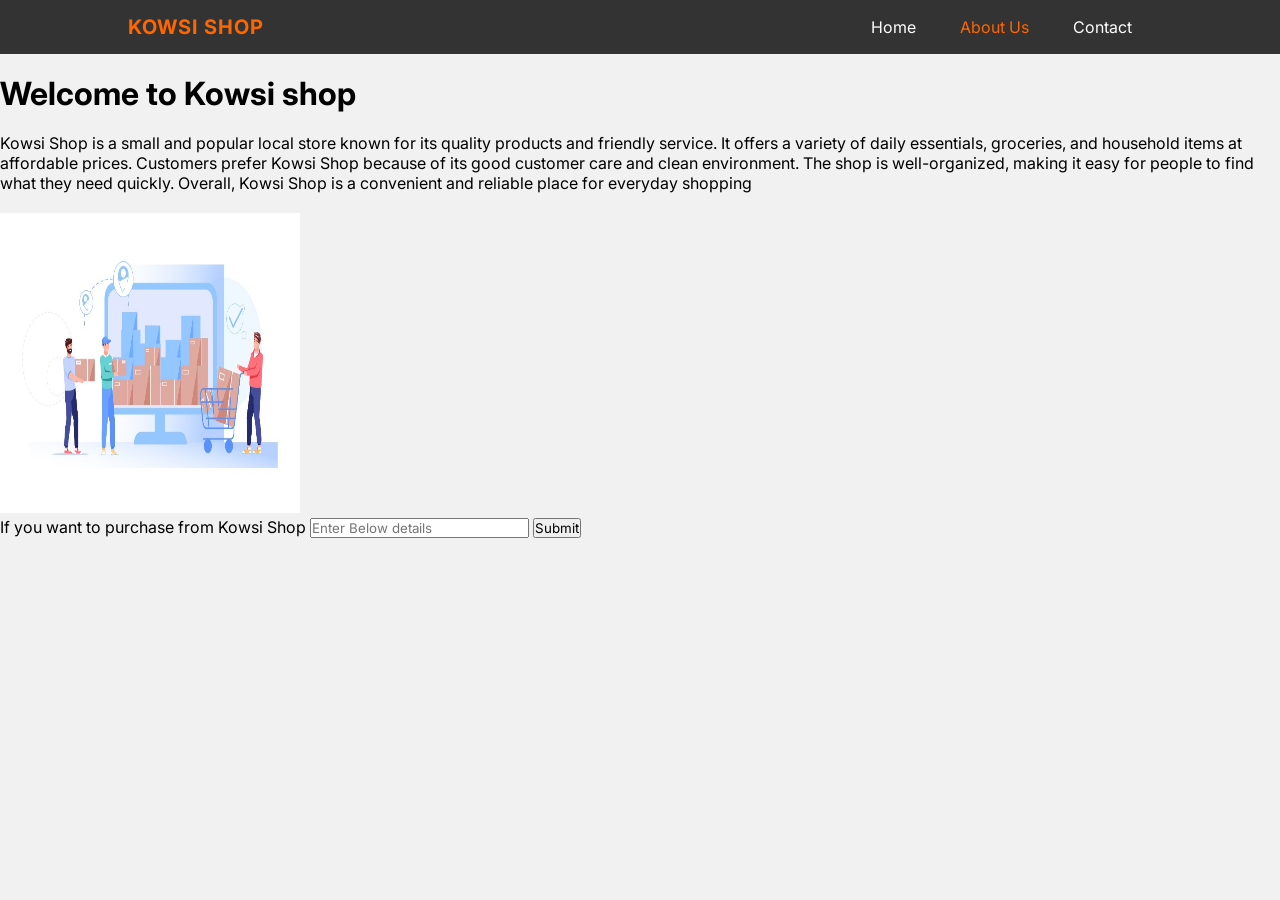
<file: Level 1/Task 1/index.html>
<!DOCTYPE html>
<html lang="en">
<head>
    <meta charset="UTF-8">
    <meta name="viewport" content="width=device-width, initial-scale=1.0">
    <title>Welcome to My Webpage</title>
    <link rel="stylesheet" href="css/style.css" />
</head>
<body>
    <header>
        <a href="#" class="logo">Kowsi Shop</a>
        <nav>
            <ul class="nav-links">
                <li> <a href="#">Home</a></li>
                <li> <a href="#" class="active">About Us</a></li>
                <li> <a href="#">Contact</a></li>
            </ul>
        </nav>
    </header> <br>

      <div class="container">
        <h1>Welcome to Kowsi shop</h1> <br>

        <p>Kowsi Shop is a small and popular local store known for its quality products and friendly service. It offers a variety of daily essentials, groceries, and household items at affordable prices. Customers prefer Kowsi Shop because of its good customer care and clean environment. The shop is well-organized, making it easy for people to find what they need quickly. Overall, Kowsi Shop is a convenient and reliable place for everyday shopping</p> <br>
        <img src="../shop.jpg" width="300" height="300" >

        <form>
            If you want to purchase from Kowsi Shop 
            <form>
            <input type="text" placeholder="Enter Below details">
            <button type="submit">Submit</button>
        </form>

        </form>


       </div>



       





</body>
</html>
</file>
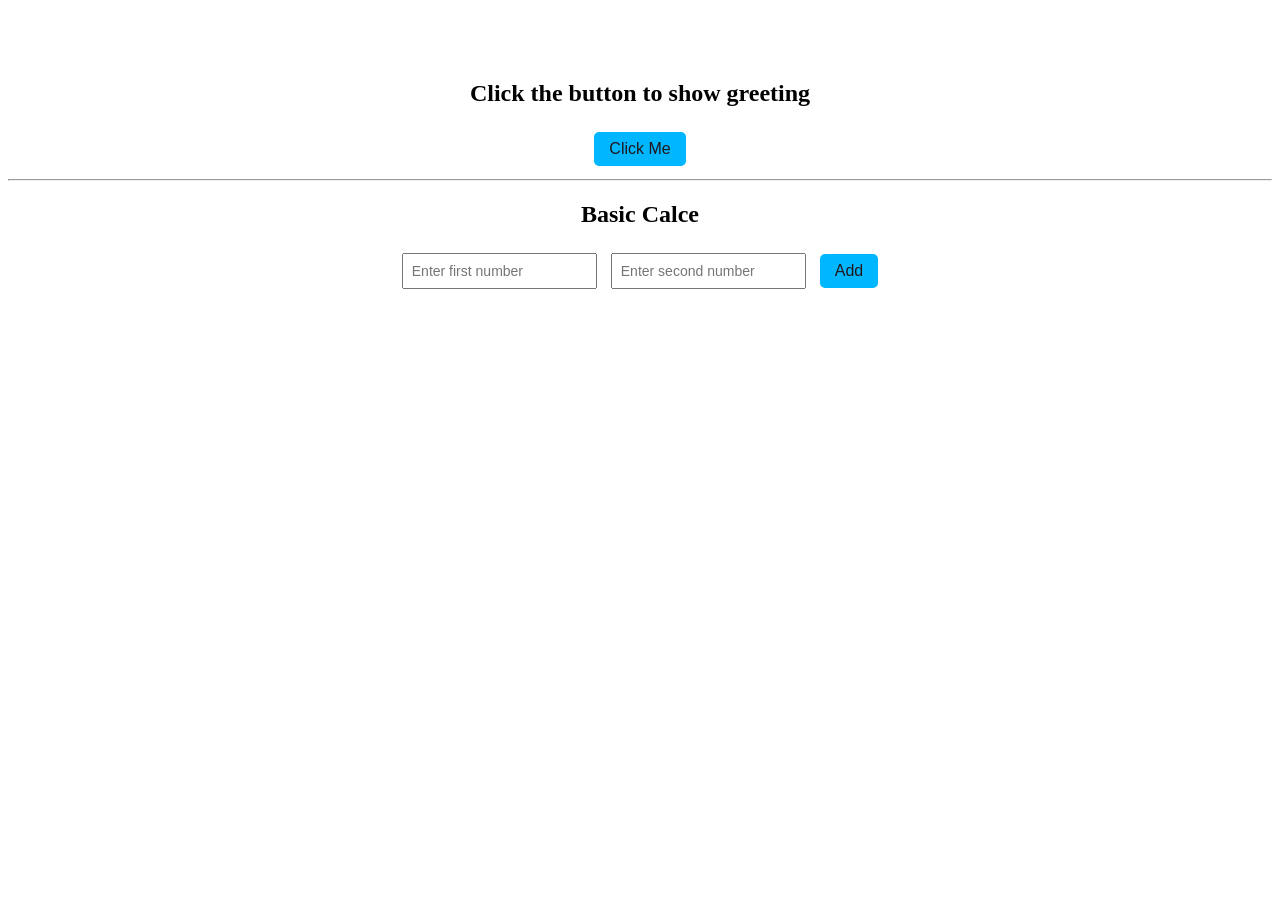
<file: Level 1/Task 2/index.html>
<!DOCTYPE html>
<html>
<head>
    <title>Greeting + Calculator</title>
    <link rel="stylesheet" href="style.css">
</head>
<body>

    <h2>
        Click the button to show greeting 
    </h2>

    <button onclick="showGreeting()">Click Me</button>

    <hr>

    <h2>Basic Calce</h2>

    <input type="number" id="num1" placeholder="Enter first number">
    <input type="number" id="num2" placeholder="Enter second number">

    <button onclick="addNumbers()">Add</button>

    <h3 id="result"></h3>

    <script src="script.js"></script>
</body>
</html>
</file>
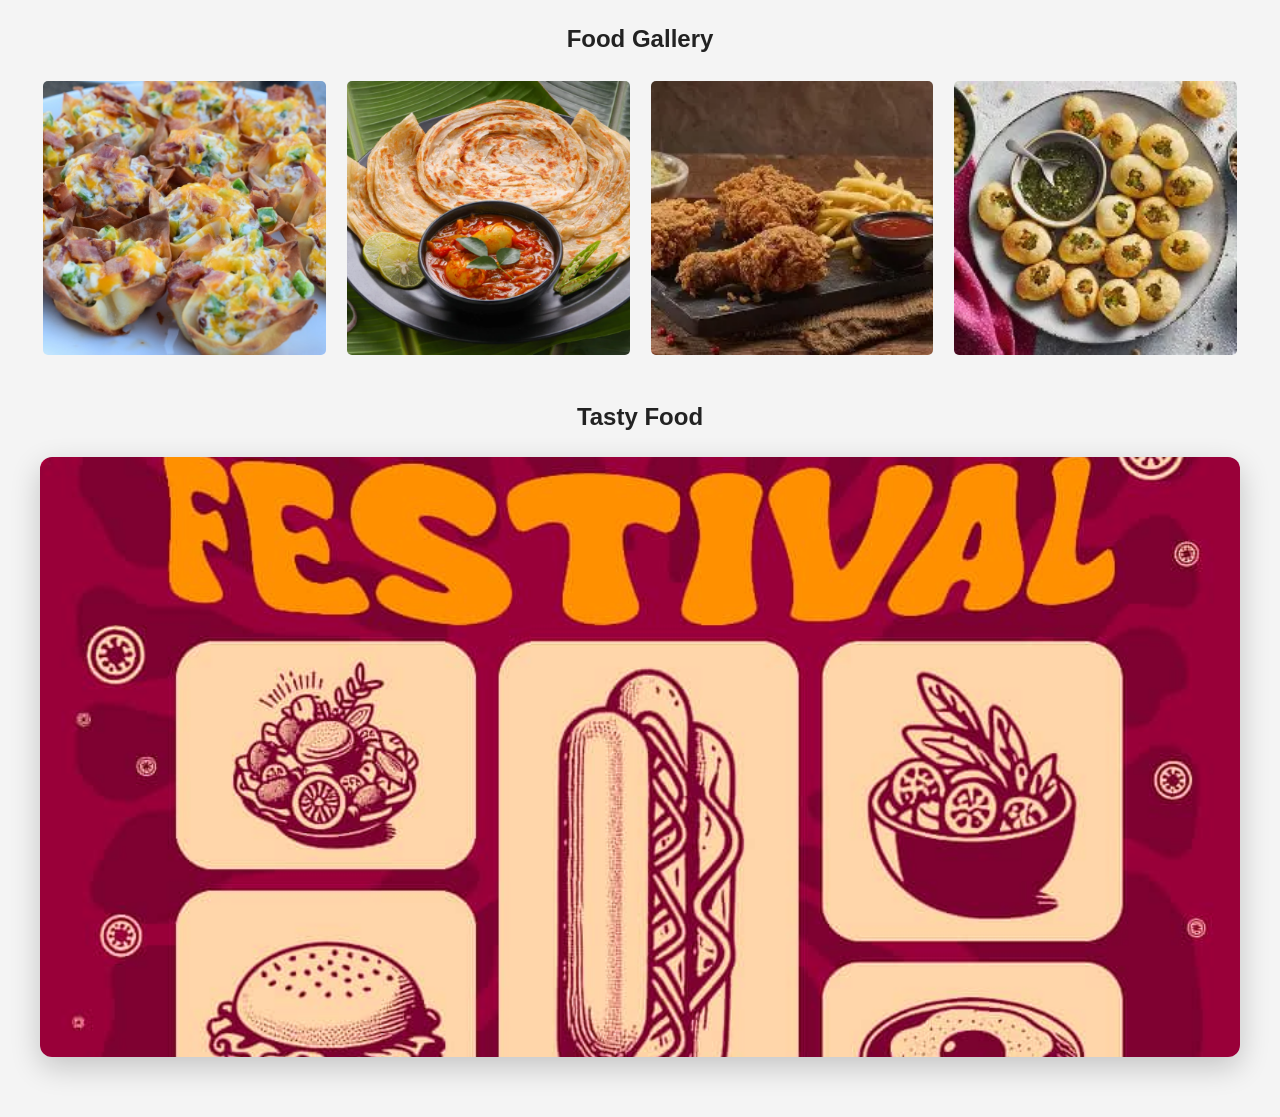
<file: Level 3/Task 1/index.html>
<!DOCTYPE html>
<html lang="en">
<head>
    <meta charset="UTF-8">
    <meta name="viewport" content="width=device-width, initial-scale=1.0">
    <title>Foods Gal</title>
    <link rel="stylesheet" href="style.css">
</head>
<body>
    <section class="gallery">
        <h2>Food Gallery</h2>
        <div class="thumbnails">
            <img src="food 2.jpg" alt="Food 2" data-full="food 2.jpg">
            <img src="food 8.jpg" alt="Food 8" data-full="food 8.jpg">
            <img src="food 9.webp" alt="Food 9" data-full="food 9.webp">
            <img src="food 10.webp" alt="Food 10" data-full="food 10.webp">

        </div>
    </section>

    <div id="imageModal" class="modal">
        <span class="close">&times;</span>
        <img class="modal-content" id="modalImage">
    </div>

    <section class="slideshow">
        <h2>Tasty Food </h2>
        <div class="slide-container">
            <div class="slides">
                <div class="slide active">
                    <img src="food 6.jpg" alt="Food 1">
                </div>
                <div class="slide">
                    <img src="food 1.jpg" alt="Food 3">
                </div>
                <div class="slide">
                    <img src="food 4.jpg" alt="Food 4">
                </div>
                <div class="slide">
                    <img src="food 5.avif" alt="Food 5">
                </div>
                <div class="slide">
                    <img src="food 3.webp" alt="Food 6">
                </div>
            </div>
        </div>
    </section>

    <script>
         const modal = document.getElementById('imageModal');
        const modalImg = document.getElementById('modalImage');
        const thumbnails = document.querySelectorAll('.thumbnails img');

        thumbnails.forEach(thumb => {
            thumb.addEventListener('click', () => {
                modal.style.display = 'block';
                modalImg.src = thumb.dataset.full;
            });
        });

        document.querySelector('.close').addEventListener('click', () => {
            modal.style.display = 'none';
        });

        window.addEventListener('click', (e) => {
            if (e.target === modal) modal.style.display = 'none';
        });
    </script>
</body>
</html>
</file>
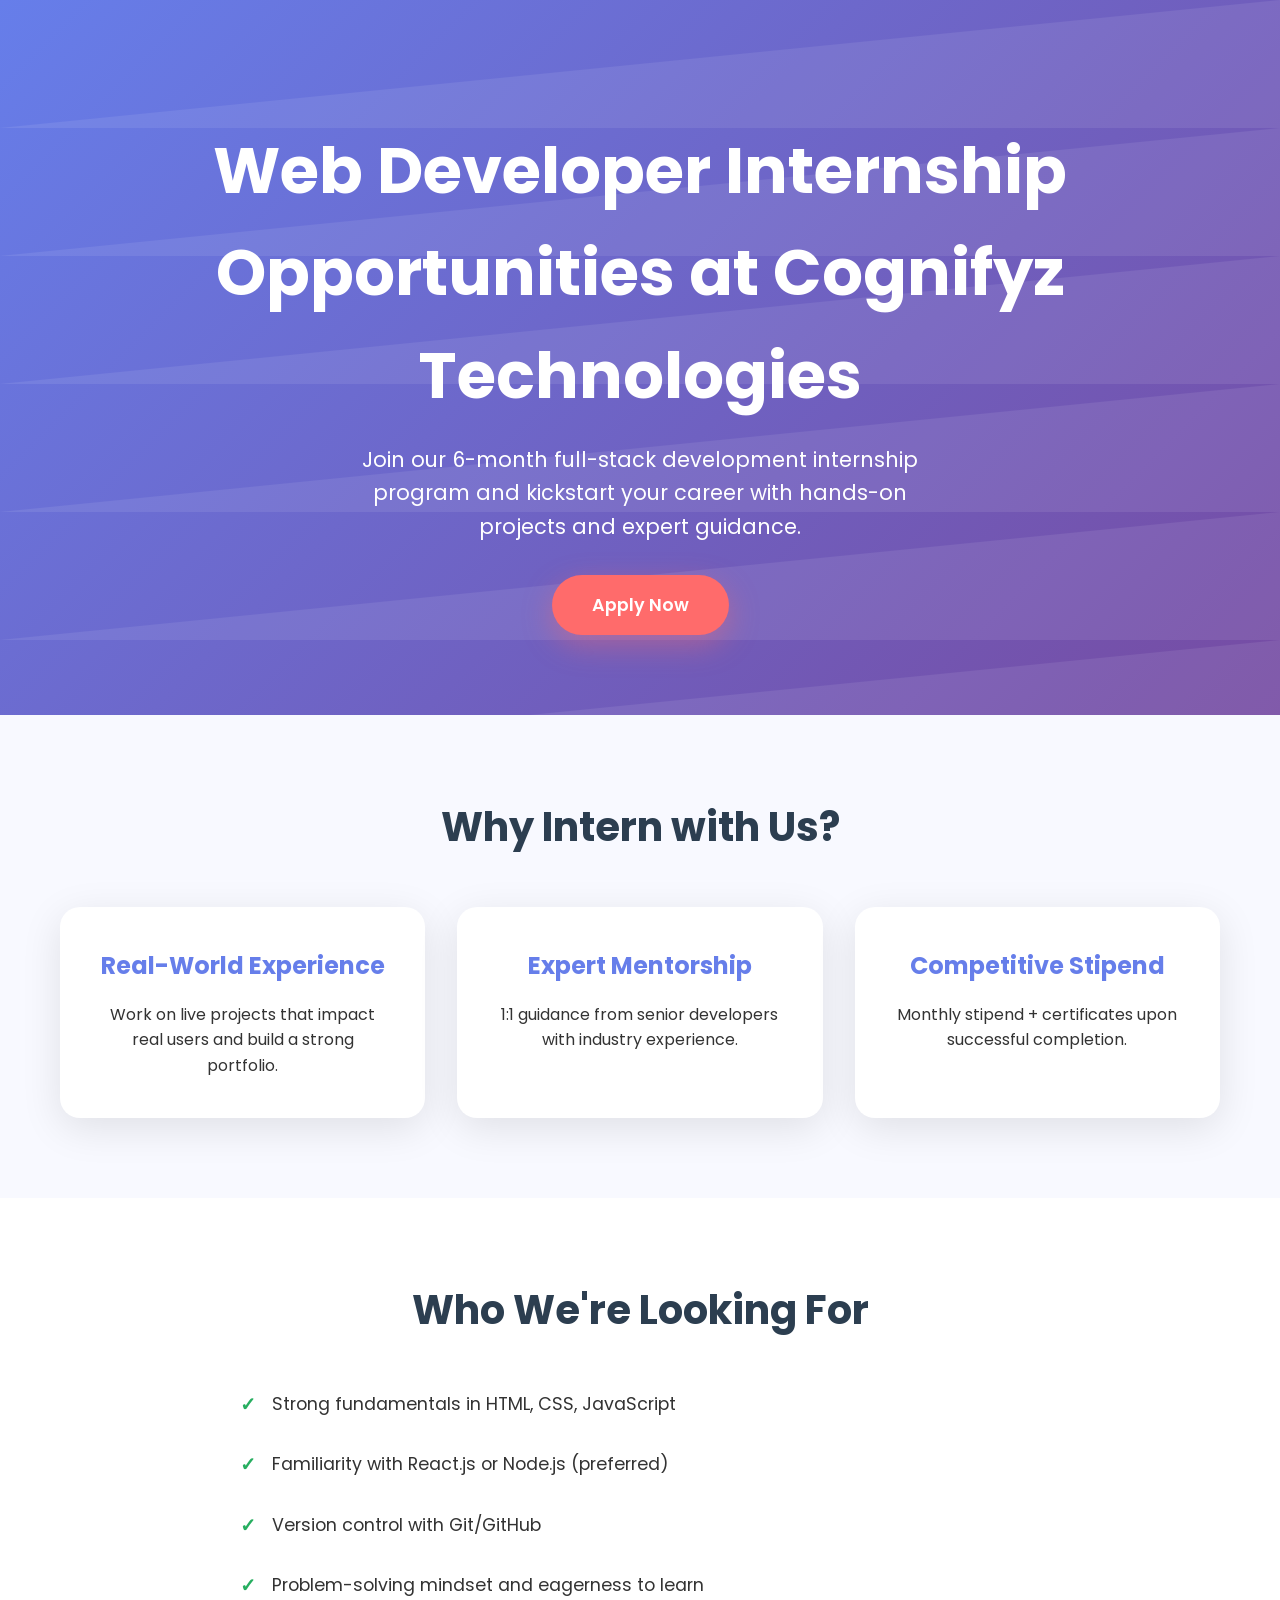
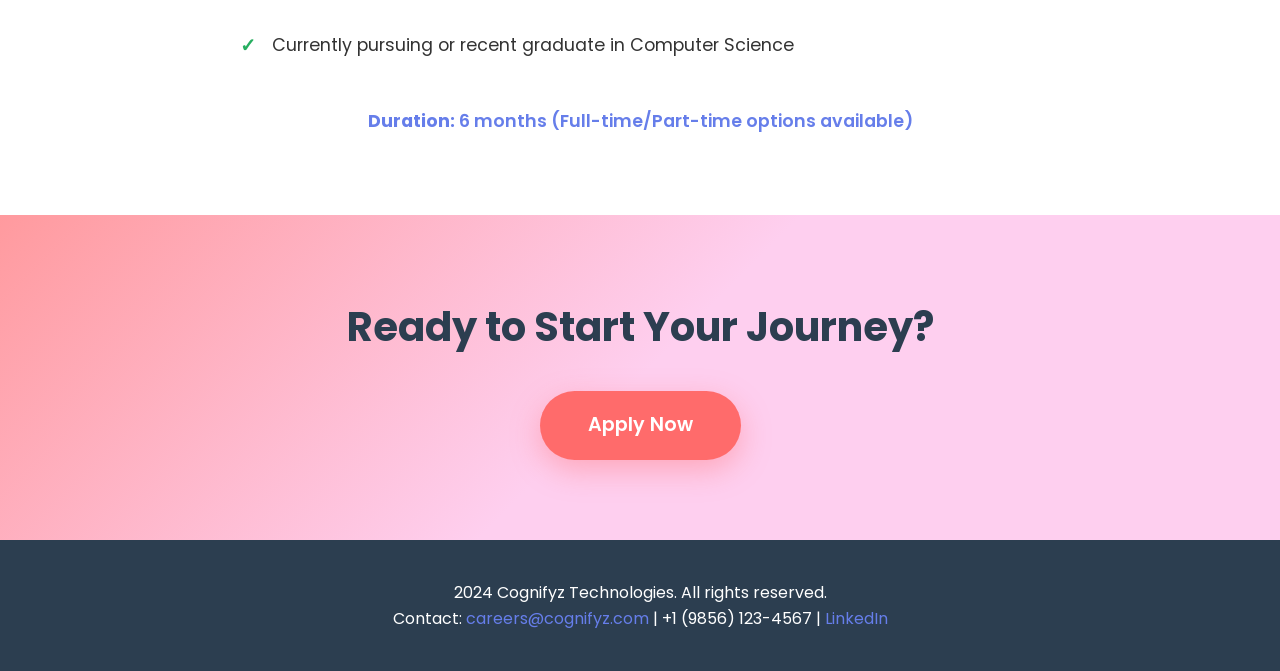
<file: Level 3/Task 2/index.html>
<!DOCTYPE html>
<html lang="en">
<head>
    <meta charset="UTF-8">
    <meta name="viewport" content="width=device-width, initial-scale=1.0">
    <title>Web Developer Internship - Cognifyz Technologies</title>
    <link rel="stylesheet" href="style.css">
    <link href="https://fonts.googleapis.com/css2?family=Poppins:wght@300;400;600;700&display=swap" rel="stylesheet">
</head>
<body>
    <header class="hero">
        <div class="container">
            <h1>Web Developer Internship<br>Opportunities at Cognifyz Technologies</h1>
            <p>Join our 6-month full-stack development internship program and kickstart your career with hands-on projects and expert guidance.</p>
            <a href="mailto:careers@cognifyz.com?subject=Web%20Developer%20Internship%20Application" class="cta-button">Apply Now</a>
        </div>
    </header>

    <section class="highlights">
        <div class="container">
            <h2>Why Intern with Us?</h2>
            <div class="highlight-grid">
                <div class="highlight-item">
                    <h3>Real-World Experience</h3>
                    <p>Work on live projects that impact real users and build a strong portfolio.</p>
                </div>
                <div class="highlight-item">
                    <h3>Expert Mentorship</h3>
                    <p>1:1 guidance from senior developers with industry experience.</p>
                </div>
                <div class="highlight-item">
                    <h3>Competitive Stipend</h3>
                    <p>Monthly stipend + certificates upon successful completion.</p>
                </div>
            </div>
        </div>
    </section>

    <section class="qualifications">
        <div class="container">
            <h2>Who We're Looking For</h2>
            <ul>
                <li>Strong fundamentals in HTML, CSS, JavaScript</li>
                <li>Familiarity with React.js or Node.js (preferred)</li>
                <li>Version control with Git/GitHub</li>
                <li>Problem-solving mindset and eagerness to learn</li>
                <li>Currently pursuing or recent graduate in Computer Science</li>
            </ul>
            <p><strong>Duration:</strong> 6 months (Full-time/Part-time options available)</p>
        </div>
    </section>

    <section class="cta-section">
        <div class="container">
            <h2>Ready to Start Your Journey?</h2>
            <a href="mailto:careers@cognifyz.com?subject=Web%20Developer%20Internship%20Application" class="cta-button large">Apply Now</a>
        </div>
    </section>

    <footer>
        <div class="container">
            <p> 2024 Cognifyz Technologies. All rights reserved.</p>
            <p>Contact: <a href="mailto:careers@cognifyz.com">careers@cognifyz.com</a> | +1 (9856) 123-4567 | <a href="https://linkedin.com/company/cognifyz">LinkedIn</a></p>
        </div>
    </footer>
</body>
</html>
</file>
<file: Level 1/Task 1/css/style.css>
@import url('https://fonts.googleapis.com/css2?family=Inter:ital,opsz,wght@0,14..32,100..900;1,14..32,100..900&display=swap');

:root {

    --bg-color: #f1f1f1;
    --text: #333;
    --whitea: #fff;
    
    --active: #ff6600;
    --active-dark: #bb4b00;
    --normal: #555;
}

*{
    margin: 0;
    padding: 0;
    font-family: "Inter", sans-serif;
}

a{
    text-decoration: none;
    color: var(--whitea);
}
 
body {
    background-color: var(--bg-color) ;
}

header {
    display: flex;
    justify-content: space-between;
    align-items: center;
    padding: 15px 10%;
    background-color: var(--text);
}

.logo {
    cursor: pointer;
    font-size: 20px;
    text-transform: uppercase;
    letter-spacing: 1px;
    color :var(--active);
    font-weight: bold;
    margin-right: auto;
}
 
.nav-links {
    list-style: none;   
}

.nav-links li {
    display: inline-block;
    padding: 0px  20px;
}
.nav-links li a {
    transition: 0.5s;
    font-size: 18;
}
.nav-links li a.active {
    color: var(--active);
}        
.nav-links li a:hover {
    color: var(--active);
}
</file>
<file: Level 1/Task 2/style.css>
@import url('https://fonts.googleapis.com/css2?family=Inter:ital,opsz,wght@0,14..32,100..900;1,14..32,100..900&family=Playfair+Display:ital,wght@0,400..900;1,400..900&family=Poppins:ital,wght@0,100;0,200;0,300;0,400;0,500;0,600;0,700;0,800;0,900;1,100;1,200;1,300;1,400;1,500;1,600;1,700;1,800;1,900&display=swap');

body {
    text-align: center;
    font-family: 'Playfire Display';
    margin-top: 80px;
    transition: background-color 0.5s ease;
}

button {
    padding: 8px 15px;
    font-size: 16px;
    margin: 5px;
    background-color: rgb(0, 183, 255);
    color: rgb(32, 24, 29);
    border: none;
    border-radius: 5px;
    cursor: pointer;
}

button:hover {
        opacity: 0.8;
}

input {
    padding: 8px;
    margin: 5px;
    font-size: 14px;
}
</file>
<file: Level 3/Task 1/style.css>
* {
    margin: 0;
    padding: 0;
    box-sizing: border-box;
}

body {
    font-family: Arial, sans-serif;
    line-height: 1.6;
    color: #333;
    padding: 20px;
    background-color: #f4f4f4;
}

 
.gallery {
    max-width: 1200px;
    margin: 0 auto 40px;
    text-align: center;
}

.gallery h2 {
    margin-bottom: 20px;
    color: #222;
}

.thumbnails {
    display: grid;
    grid-template-columns: repeat(auto-fit, minmax(250px, 1fr));
    gap: 15px;
}

.thumbnails img {
    width: 100%;
    height: 280px;
    object-fit: cover;
    border-radius: 8px;
    cursor: pointer;
    transition: transform 0.3s ease, box-shadow 0.3s ease;
    border: 3px solid transparent;
}

.thumbnails img:hover {
    transform: scale(1.12);
    box-shadow: 0 15px 30px rgba(0,0,0,0.4);
    border-color: #007bff;
}

 
.modal {
    display: none;
    position: fixed;
    z-index: 1000;
    left: 0;
    top: 0;
    width: 100%;
    height: 100%;
    background-color: rgba(0,0,0,0.9);
    animation: fadeIn 0.3s ease;
}

.modal-content {
    margin: auto;
    display: block;
    width: 95%;
    max-width: 1200px;
    max-height: 95%;
    object-fit: contain;
    padding: 10px;
    position: absolute;
    top: 50%;
    left: 50%;
    transform: translate(-50%, -50%);
    animation: zoomIn 0.4s ease;
}

.close {
    position: absolute;
    top: 20px;
    right: 35px;
    color: #f1f1f1;
    font-size: 40px;
    font-weight: bold;
    cursor: pointer;
    z-index: 1001;
}

.close:hover {
    color: #007bff;
}
 
.slideshow {
    max-width: 1200px;
    margin: 0 auto 40px;
    text-align: center;
}

.slideshow h2 {
    margin-bottom: 20px;
    color: #222;
}

.slide-container {
    position: relative;
    max-width: 100%;
    margin: auto;
    overflow: hidden;
    border-radius: 12px;
    box-shadow: 0 10px 30px rgba(0,0,0,0.2);
}

.slides {
    display: flex;
    width: 500%; /* 5 slides */
    height: 600px;
    animation: slideShow 15s infinite;
}

.slide {
    min-width: 20%; /* 100%/5 */
    transition: opacity 0.5s ease-in-out;
}

.slide img {
    width: 100%;
    height: 100%;
    object-fit: cover;
}

 
@keyframes fadeIn {
    from { opacity: 0; }
    to { opacity: 1; }
}

@keyframes zoomIn {
    from { transform: translate(-50%, -50%) scale(0.5); opacity: 0; }
    to { transform: translate(-50%, -50%) scale(1); opacity: 1; }
}

@keyframes slideShow {
    0% { transform: translateX(0%); }
    20% { transform: translateX(0%); }
    24% { transform: translateX(-20%); }
    44% { transform: translateX(-20%); }
    48% { transform: translateX(-40%); }
    68% { transform: translateX(-40%); }
    72% { transform: translateX(-60%); }
    92% { transform: translateX(-60%); }
    96% { transform: translateX(-80%); }
    100% { transform: translateX(-80%); }
}

 
@media (max-width: 768px) {
    .thumbnails {
        grid-template-columns: repeat(auto-fit, minmax(200px, 1fr));
        gap: 10px;
    }
    
    .modal-content {
        width: 95%;
    }
    
    .slides {
        height: 400px;
    }
}
</file>
<file: Level 3/Task 2/style.css>
* {
    margin: 0;
    padding: 0;
    box-sizing: border-box;
}

body {
    font-family: 'Poppins', sans-serif;
    line-height: 1.6;
    color: #333;
}

.container {
    max-width: 1200px;
    margin: 0 auto;
    padding: 0 20px;
}

 
.hero {
    background: linear-gradient(135deg, #667eea 0%, #764ba2 100%);
    color: white;
    text-align: center;
    padding: 120px 0 80px;
    position: relative;
    overflow: hidden;
}

.hero::before {
    content: '';
    position: absolute;
    top: 0;
    left: 0;
    right: 0;
    bottom: 0;
    background: url('data:image/svg+xml,<svg xmlns=\"http://www.w3.org/2000/svg\" viewBox=\"0 0 1000 100\" fill=\"%23ffffff15\"><polygon points=\"0,100 1000,0 1000,100\"/></svg>');
    pointer-events: none;
}

.hero h1 {
    font-size: clamp(2.5rem, 5vw, 4rem);
    font-weight: 700;
    margin-bottom: 1rem;
    opacity: 0;
    animation: fadeInUp 1s ease forwards;
}

.hero p {
    font-size: 1.3rem;
    max-width: 600px;
    margin: 0 auto 2rem;
    opacity: 0;
    animation: fadeInUp 1s ease 0.2s forwards;
}

.cta-button {
    display: inline-block;
    background: #ff6b6b;
    color: white;
    padding: 1rem 2.5rem;
    font-size: 1.1rem;
    font-weight: 600;
    text-decoration: none;
    border-radius: 50px;
    transition: all 0.3s ease;
    box-shadow: 0 10px 30px rgba(255,107,107,0.4);
    opacity: 0;
    animation: fadeInUp 1s ease 0.4s forwards;
}

.cta-button:hover {
    transform: translateY(-3px);
    box-shadow: 0 15px 40px rgba(255,107,107,0.6);
    background: #ff5252;
}

.cta-button.large {
    padding: 1.2rem 3rem;
    font-size: 1.2rem;
}

 
.highlights {
    padding: 80px 0;
    background: #f8f9ff;
}

.highlights h2 {
    text-align: center;
    font-size: 2.5rem;
    margin-bottom: 3rem;
    color: #2c3e50;
}

.highlight-grid {
    display: grid;
    grid-template-columns: repeat(auto-fit, minmax(300px, 1fr));
    gap: 2rem;
}

.highlight-item {
    background: white;
    padding: 2.5rem;
    border-radius: 20px;
    text-align: center;
    box-shadow: 0 10px 40px rgba(0,0,0,0.1);
    transition: transform 0.3s ease;
}

.highlight-item:hover {
    transform: translateY(-10px);
}

.highlight-item h3 {
    font-size: 1.5rem;
    color: #667eea;
    margin-bottom: 1rem;
}

 
.qualifications {
    padding: 80px 0;
    background: white;
}

.qualifications h2 {
    text-align: center;
    font-size: 2.5rem;
    margin-bottom: 2rem;
    color: #2c3e50;
}

.qualifications ul {
    max-width: 800px;
    margin: 0 auto 2rem;
    list-style: none;
}

.qualifications li {
    font-size: 1.1rem;
    padding: 1rem 0;
    padding-left: 2rem;
    position: relative;
}

.qualifications li::before {
    content: '✓';
    position: absolute;
    left: 0;
    color: #27ae60;
    font-weight: bold;
    font-size: 1.2rem;
}

.qualifications p {
    text-align: center;
    font-size: 1.1rem;
    font-weight: 600;
    color: #667eea;
}

 
.cta-section {
    padding: 80px 0;
    background: linear-gradient(135deg, #ff9a9e 0%, #fecfef 50%, #fecfef 100%);
    text-align: center;
}

.cta-section h2 {
    font-size: 2.5rem;
    margin-bottom: 2rem;
    color: #2c3e50;
}
 
footer {
    background: #2c3e50;
    color: white;
    text-align: center;
    padding: 40px 0;
}

footer a {
    color: #667eea;
    text-decoration: none;
}

footer a:hover {
    text-decoration: underline;
}
 
@keyframes fadeInUp {
    from {
        opacity: 0;
        transform: translateY(30px);
    }
    to {
        opacity: 1;
        transform: translateY(0);
    }
}

 
@media (max-width: 768px) {
    .hero {
        padding: 80px 0 60px;
    }
    
    .highlight-grid {
        grid-template-columns: 1fr;
    }
    
    .cta-button {
        padding: 0.9rem 2rem;
    }
}

 
html {
    scroll-behavior: smooth;
}
</file>
